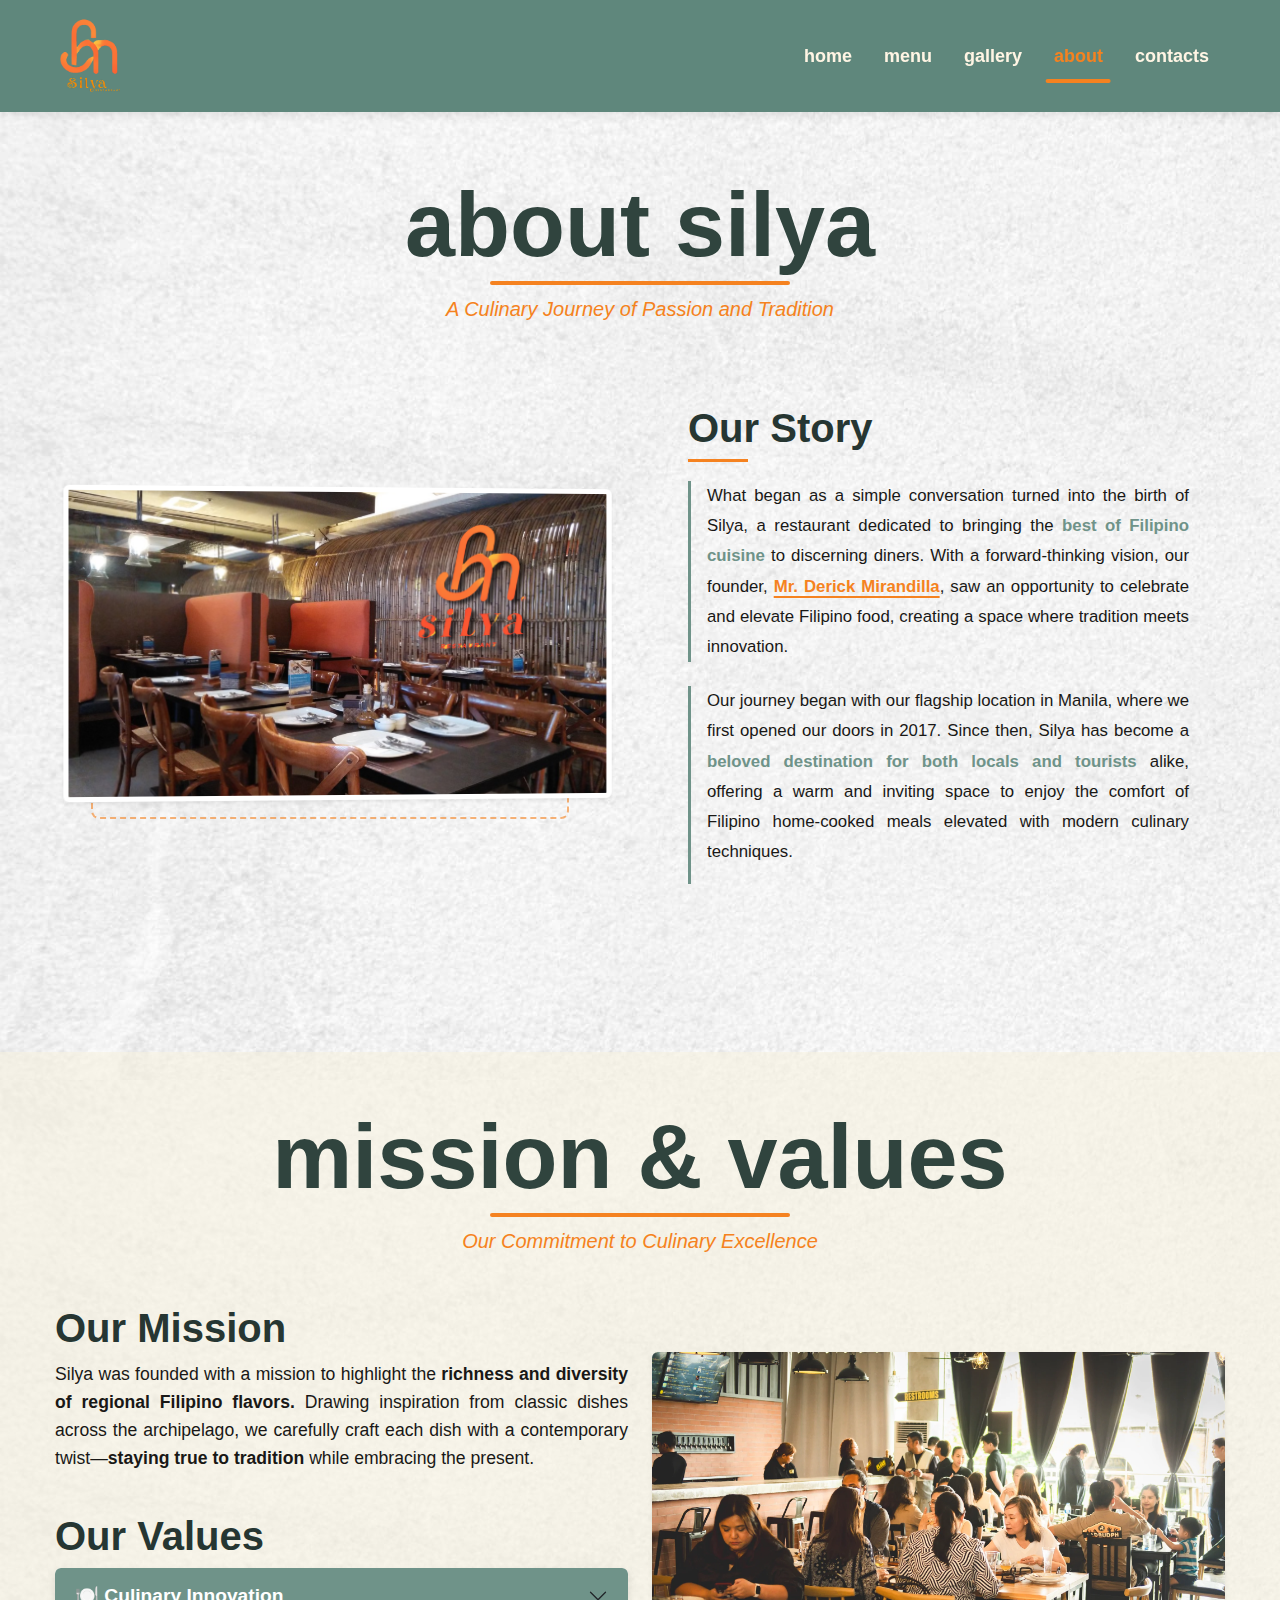
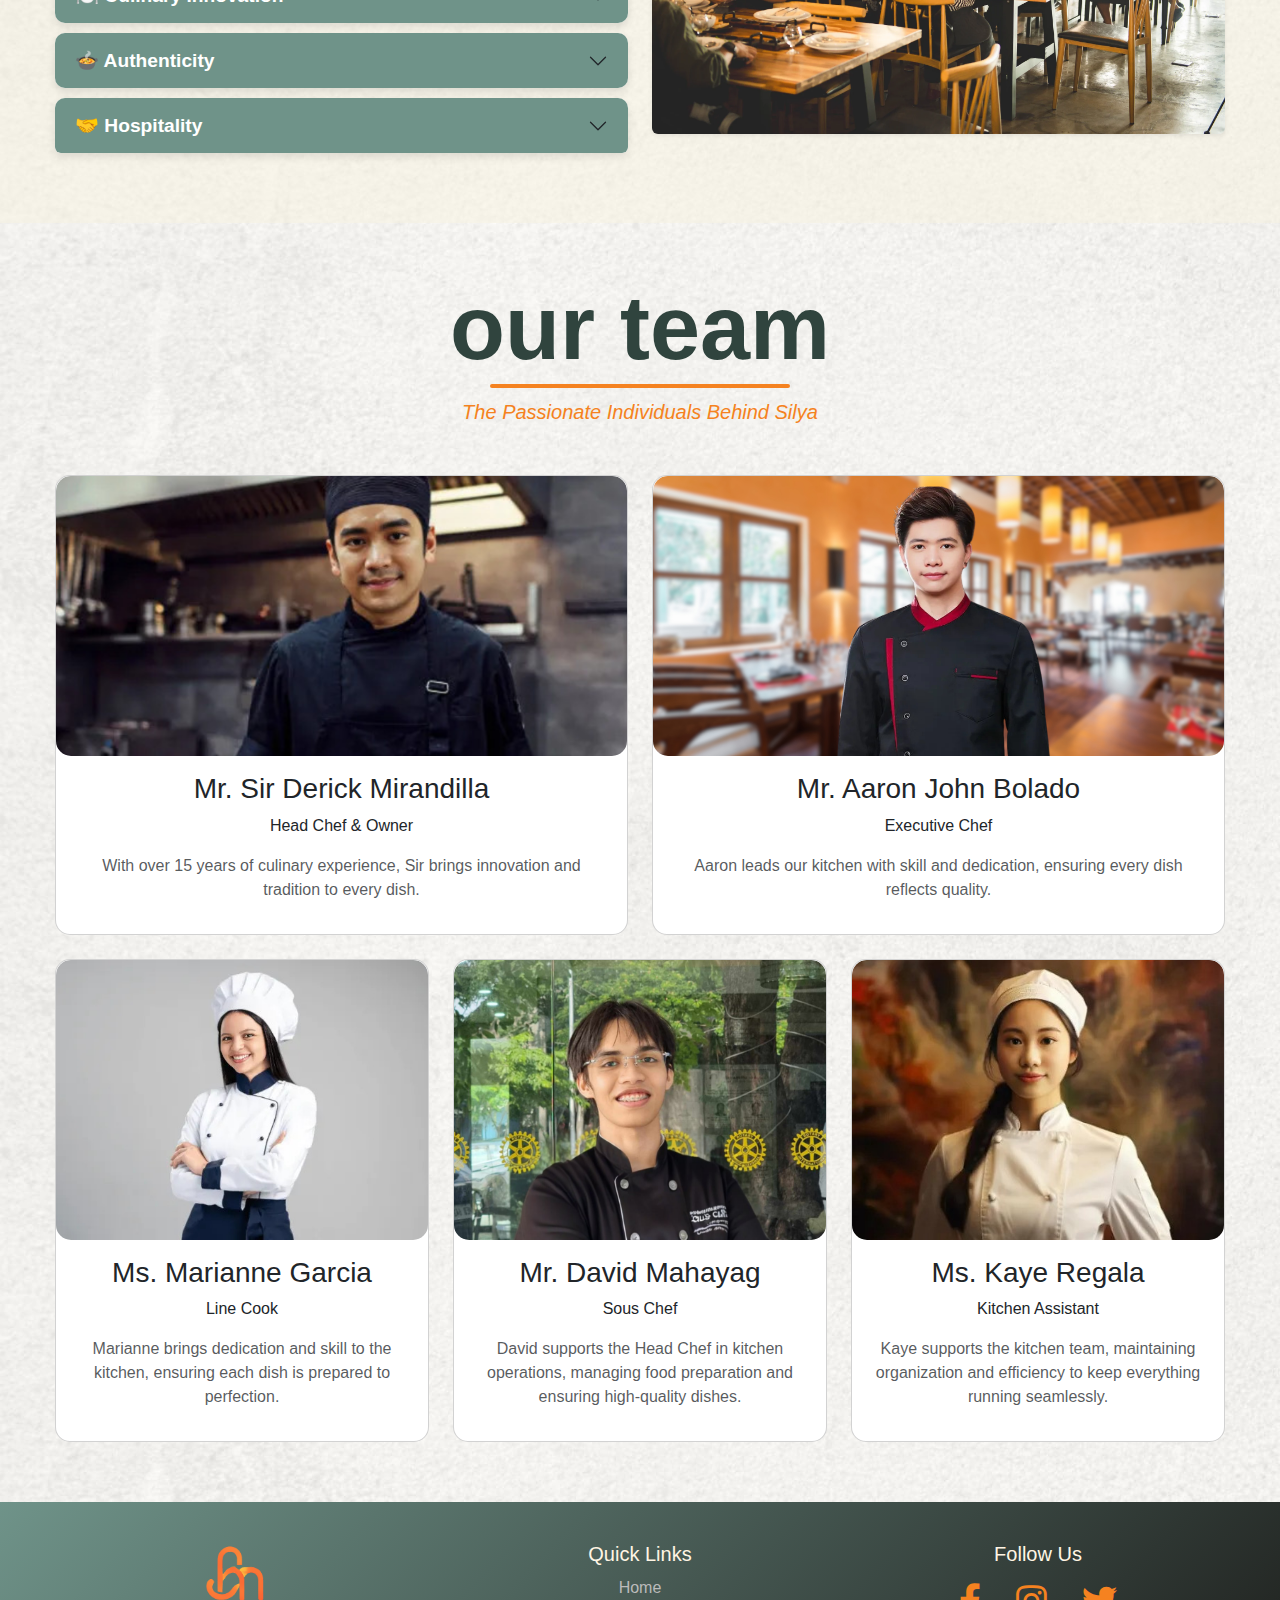
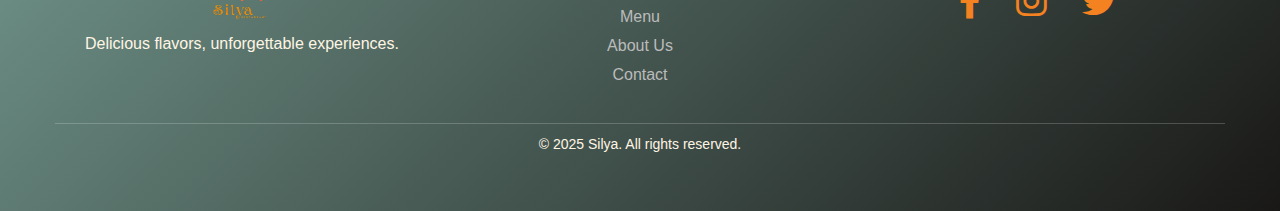
<file: about.html>
<!DOCTYPE html>
<html lang="en">
<head>
  <meta charset="utf-8">
  <meta name="viewport" content="width=device-width, initial-scale=1">
  <title>About Us - Silya</title>
  <link rel="icon" href="./silya_assets/home/silya_logo.png" type="image/png">
  <link href="https://cdn.jsdelivr.net/npm/bootstrap@5.3.0/dist/css/bootstrap.min.css" rel="stylesheet">
  <link rel="stylesheet" href="https://cdnjs.cloudflare.com/ajax/libs/font-awesome/6.0.0/css/all.min.css">
  <link rel="stylesheet" href="style.css"> 
</head>

<style>
   
.menu-accordion {
    padding: 60px 0;
    background-color: hsla(47, 57%, 92%, 0.4);
}


.lead {
    font-size: 1.25rem;
    font-style: italic;
    color: #6f9389;
}

.about-sec h2 {
  font-size: 2.5rem;
  font-weight: 700;
  color: var(--slightdark-color);
}

.about-text {
    font-size: 1.1rem;
    line-height: 1.6;
    color: #191816;
    text-align: justify;
}

.accordion-button {
    background-color: #6f9389;
    color: white;
    font-size: 1.2rem;
    font-weight: bold;
    border: none;
    transition: background-color 0.3s ease;
}

.accordion-button:hover, .accordion-button:focus {
    background-color: #f58220;
    color: white;
}

.accordion-button:not(.collapsed) {
    background-color: #f58220;
    color: white;
    box-shadow: none;
}

.accordion-body {
    background-color: #f6f1de;
    color: #191816;
    font-size: 1rem;
    padding: 15px;
    
}

.accordion-item {
    border: none;
    margin-bottom: 10px;
    border-radius: 10px;
    overflow: hidden;
    box-shadow: 0px 4px 8px rgba(0, 0, 0, 0.1);
}


.mission-image-container img {
    border-radius: 10px;
    object-fit: cover;
    height: auto;
    max-height: 450px;
    box-shadow: 0px 4px 10px rgba(0, 0, 0, 0.2);
}

.mission-image-container {
    perspective: 1000px;
}

.mission-image-container img {
    transition: transform 0.4s ease, box-shadow 0.4s ease;
}

.mission-image-container img:hover {
    transform: perspective(1000px) rotateY(5deg);
    box-shadow: 0 20px 40px rgba(25, 24, 22, 0.3);
}


  
</style>

<body>
  <!-- NAVBAR -->
  <nav class="navbar navbar-expand-lg navbar-dark fixed-top" aria-label="Navigation Bar">
    <div class="container">
      <a class="navbar-brand d-flex align-items-center" href="index.html" aria-label="Silya Home"><img src="silya_assets/home/silya_logo.png" alt="Logo"></a>
      <button class="navbar-toggler" type="button" data-bs-toggle="collapse" data-bs-target="#navbarNav">
        <span class="navbar-toggler-icon"></span>
      </button>
      <div class="collapse navbar-collapse" id="navbarNav">
        <ul class="navbar-nav ms-auto">
          <li class="nav-item"><a class="nav-link" href="index.html">home</a></li>
          <li class="nav-item"><a class="nav-link" href="menu.html">menu</a></li>
          <li class="nav-item"><a class="nav-link" href="gallery.html">gallery</a></li>
          <li class="nav-item"><a class="nav-link active" href="about.html" aria-current="page">about</a></li>
          <li class="nav-item"><a class="nav-link" href="contact.html">contacts</a></li>
        </ul>
      </div>
    </div>
  </nav>

    <!-- About Us Hero Section -->
    <section class="story-section" style="margin-top: 100px;" aria-labelledby="about-section-title">
      <div class="container">
        <div class="text-center mb-5">
          <h1 class="section-title">about silya</h1>
          <div class="col-lg-4 mt-4"></div>
          <p class="lead"><i>A Culinary Journey of Passion and Tradition</i></p>
        </div>
        <div class="row">
          <div class="col-lg-6">
            <img src="silya_assets/home/gallery/ambiance2.png" class="img-fluid rounded shadow-sm mb-4" alt="Silya Restaurant Interior">
          </div>
          <div class="col-lg-6">
            <h2>Our Story</h2>
            <p class="about-text">What began as a simple conversation turned into the birth of Silya, a restaurant dedicated to bringing the <b>best of Filipino cuisine</b> to discerning diners. With a forward-thinking vision, our founder, <b><u>Mr. Derick Mirandilla</u></b>, saw an opportunity to celebrate and elevate Filipino food, creating a space where tradition meets innovation.</p>
            <p class="about-text">Our journey began with our flagship location in Manila, where we first opened our doors in 2017. Since then, Silya has become a <b>beloved destination for both locals and tourists</b> alike, offering a warm and inviting space to enjoy the comfort of Filipino home-cooked meals elevated with modern culinary techniques.</p>
          </div>
        </div>
      </div>
    </section>
  
    <!--Mission and Values-->
    <section class="menu-accordion" style="background-color: hsla(47, 57%, 92%, 0.6);" aria-labelledby="mission-value-section-title">
      <div class="container">
        <div class="text-center mb-5">
          <h1 class="section-title">mission & values</h1>
          <div class="col-lg-4 mt-4"></div>
          <p class="lead"><i>Our Commitment to Culinary Excellence</i></p>
        </div>
        <div class="row">
          <div class="col-lg-6 about-sec">
            <h2>Our Mission</h2>
            <p class="about-text">Silya was founded with a mission to highlight the <b>richness and diversity of regional Filipino flavors.</b> Drawing inspiration from classic dishes across the archipelago, we carefully craft each dish with a contemporary twist—<b>staying true to tradition</b> while embracing the present.</p>
            <br>
            <h2>Our Values</h2>
            <div class="accordion vision-accordion" id="valuesAccordion" aria-label="Silya Restaurant Values">
              <div class="accordion-item">
                <h2 class="accordion-header" id="valueHeadingOne">
                  <button class="accordion-button collapsed" type="button" data-bs-toggle="collapse" data-bs-target="#valueCollapseOne" aria-expanded="false" aria-controls="valueCollapseOne">
                    🍽️ Culinary Innovation
                  </button>
                </h2>
                <div id="valueCollapseOne" class="accordion-collapse collapse" aria-labelledby="valueHeadingOne" data-bs-parent="#valuesAccordion">
                  <div class="accordion-body">While we cherish tradition, we embrace creativity to bring new life to well-loved Filipino dishes.</div>
                </div>
              </div>
              <div class="accordion-item">
                <h2 class="accordion-header" id="valueHeadingTwo">
                  <button class="accordion-button collapsed" type="button" data-bs-toggle="collapse" data-bs-target="#valueCollapseTwo" aria-expanded="false" aria-controls="valueCollapseTwo">
                    🍲 Authenticity
                  </button>
                </h2>
                <div id="valueCollapseTwo" class="accordion-collapse collapse" aria-labelledby="valueHeadingTwo" data-bs-parent="#valuesAccordion">
                  <div class="accordion-body">We stay true to the roots of Filipino cuisine, using high-quality ingredients and traditional cooking techniques.</div>
                </div>
              </div>
              <div class="accordion-item">
                <h2 class="accordion-header" id="valueHeadingThree">
                  <button class="accordion-button collapsed" type="button" data-bs-toggle="collapse" data-bs-target="#valueCollapseThree" aria-expanded="false" aria-controls="valueCollapseThree">
                    🤝 Hospitality
                  </button>
                </h2>
                <div id="valueCollapseThree" class="accordion-collapse collapse" aria-labelledby="valueHeadingThree" data-bs-parent="#valuesAccordion">
                  <div class="accordion-body">More than just serving food, we provide a welcoming experience that reflects the warmth of Filipino culture.</div>
                </div>
              </div>
            </div>
          </div>
          <div class="col-lg-6 mt-4 mt-lg-0">
            <div class="mission-image-container mt-5">
              <img src="silya_assets/home/gallery/events2.png" class="img-fluid rounded shadow-sm w-100" alt="Silya Interior" style="object-fit: cover; height: 200%;">
            </div>
          </div>
        </div>
      </div>
    </section>
  
    <!-- Our Team Section -->
    <section class="gallery-section">
      <div class="container">
        <div class="text-center mb-5">
          <h1 class="section-title">our team</h1>
          <div class="col-lg-4 mt-4"></div>
          <p class="lead"><i>The Passionate Individuals Behind Silya</i></p>
        </div>
        <div class="row g-4">
          <div class="col-md-6">
            <div class="card">
              <img src="silya_assets/about/sir.png" class="card-img-top event-img" alt="Head Chef and Owner">
              <div class="card-body text-center">
                <h3>Mr. Sir Derick Mirandilla</h3>
                <p>Head Chef & Owner</p>
                <p class="text-muted">With over 15 years of culinary experience, Sir brings innovation and tradition to every dish.</p>
              </div>
            </div>
          </div>
          <div class="col-md-6">
            <div class="card">
              <img src="silya_assets/about/aaron.png" class="card-img-top event-img" alt="Executive Chef">
              <div class="card-body text-center">
                <h3>Mr. Aaron John Bolado</h3>
                <p>Executive Chef</p>
                <p class="text-muted">Aaron leads our kitchen with skill and dedication, ensuring every dish reflects quality.</p>
              </div>
            </div>
          </div>
          
          <!-- Staff Members -->
         <div class="col-md-4">
            <div class="card">
              <img src="silya_assets/about/marianne.jpg" class="card-img-top event-img" alt="Line Cook">
              <div class="card-body text-center">
                <h3>Ms. Marianne Garcia</h3>
                <p>Line Cook</p>
                <p class="text-muted">Marianne brings dedication and skill to the kitchen, ensuring each dish is prepared to perfection.</p>
              </div>
            </div>
          </div> 
          <div class="col-md-4">
            <div class="card">
              <img src="silya_assets/about/david.png" class="card-img-top event-img" alt="Sous Chef">
              <div class="card-body text-center">
                <h3>Mr. David Mahayag</h3>
                <p>Sous Chef</p>
                <p class="text-muted">David supports the Head Chef in kitchen operations, managing food preparation and ensuring high-quality dishes.</p>
              </div>
            </div>
          </div>
          <div class="col-md-4">
            <div class="card">
              <img src="silya_assets/about/kaye.jpg" class="card-img-top event-img" alt="Kitchen Assistant">
              <div class="card-body text-center">
                <h3>Ms. Kaye Regala</h3>
                <p>Kitchen Assistant</p>
                <p class="text-muted">Kaye supports the kitchen team, maintaining organization and efficiency to keep everything running seamlessly.</p>
            </div>
          </div>
        </div>
      </div>
    </section>

  <!--FOOTER SECTION-->
  <footer class="footer-section">
    <div class="container">
        <div class="row">

            <div class="col-lg-4 col-md-12 footer-brand">
                <h3><img src="silya_assets/home/silya_logo.png" alt="Logo"></h3>
                <p>Delicious flavors, unforgettable experiences.</p>
            </div>

            <div class="col-lg-4 col-md-8 footer-links">
                <h4>Quick Links</h4>
                <ul>
                    <li><a href="index.html">Home</a></li>
                    <li><a href="menu.html">Menu</a></li>
                    <li><a href="about.html">About Us</a></li>
                    <li><a href="contact.html">Contact</a></li>
                </ul>
            </div>

            <div class="col-lg-4 col-md-6 footer-social">
                <h4>Follow Us</h4>
                <div class="social-icons">
                    <a href="#"><i class="fab fa-facebook-f"></i></a>
                    <a href="#"><i class="fab fa-instagram"></i></a>
                    <a href="#"><i class="fab fa-twitter"></i></a>
                </div>
            </div>
        </div>

        <div class="footer-bottom">
            <p>© 2025 Silya. All rights reserved.</p>
        </div>
    </div>
  </footer>

  <script src="https://cdn.jsdelivr.net/npm/bootstrap@5.3.0/dist/js/bootstrap.bundle.min.js"></script>
</body>
</html>
</file>
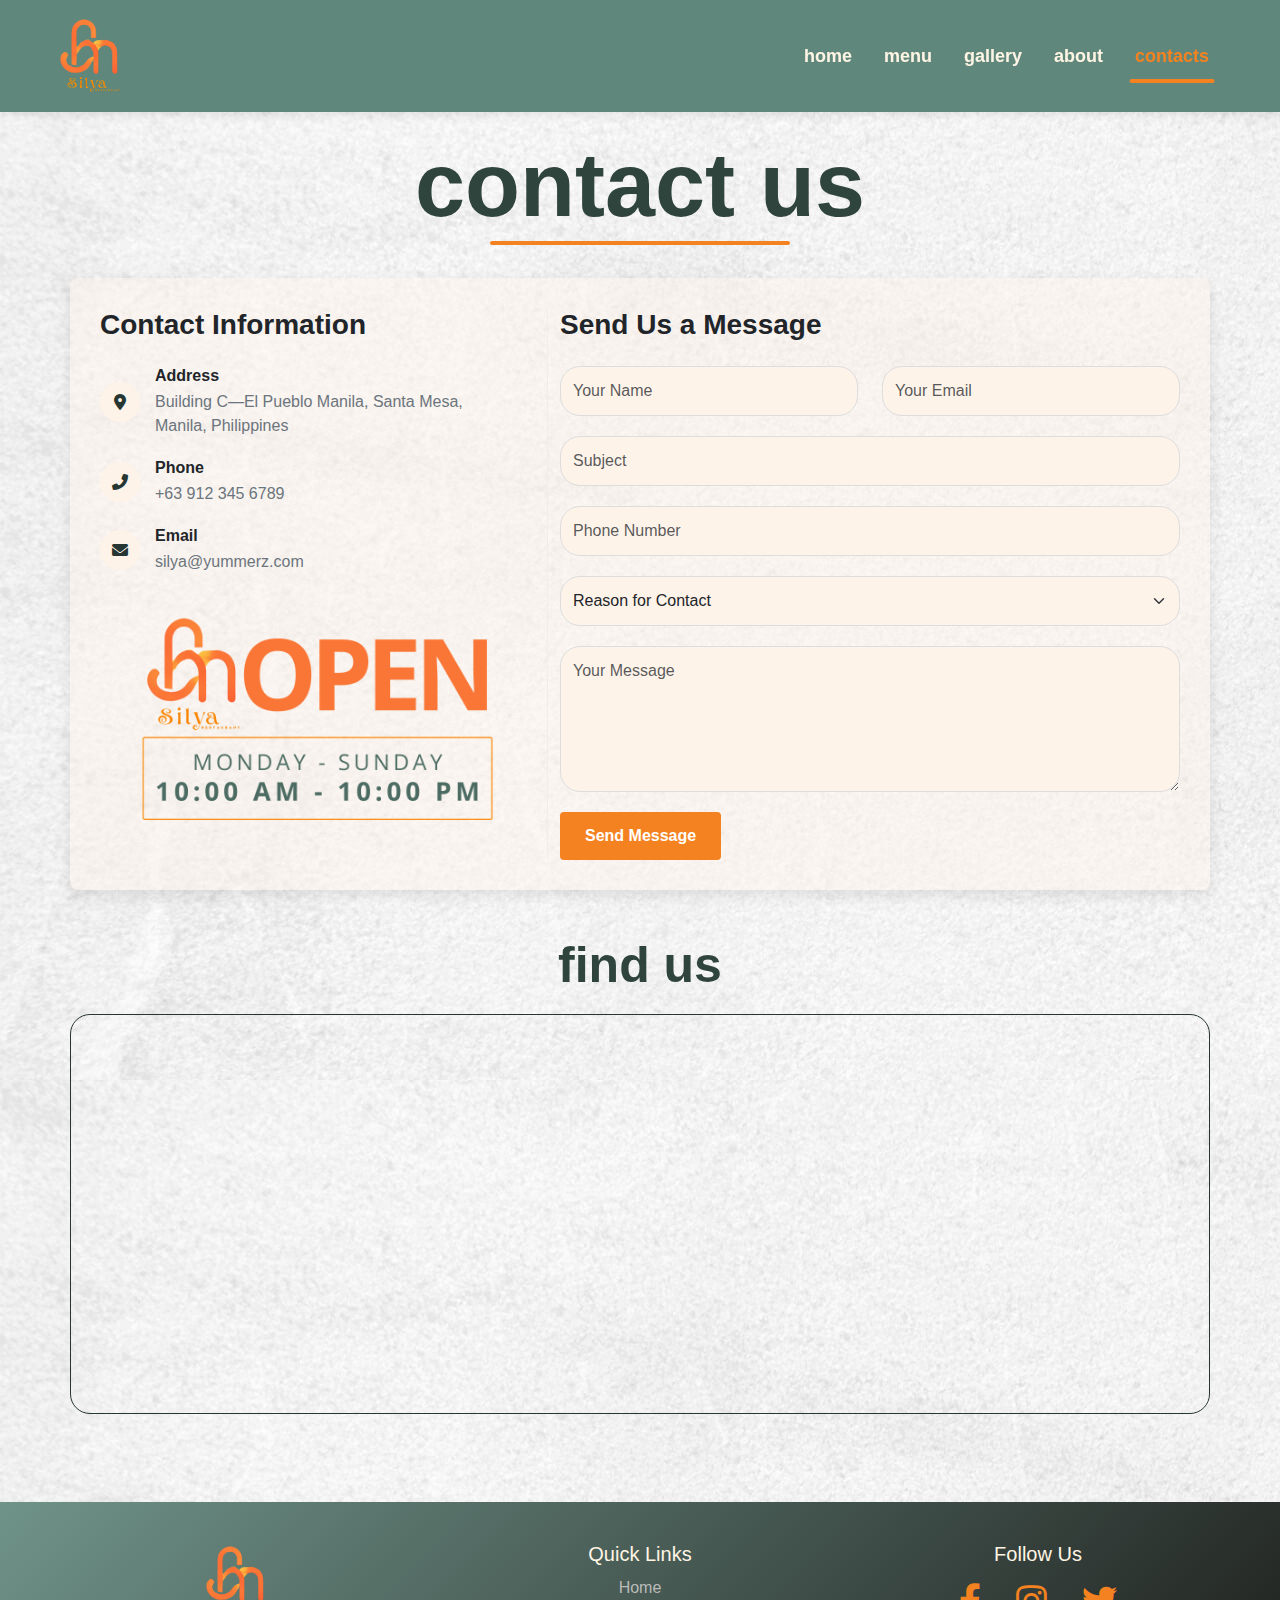
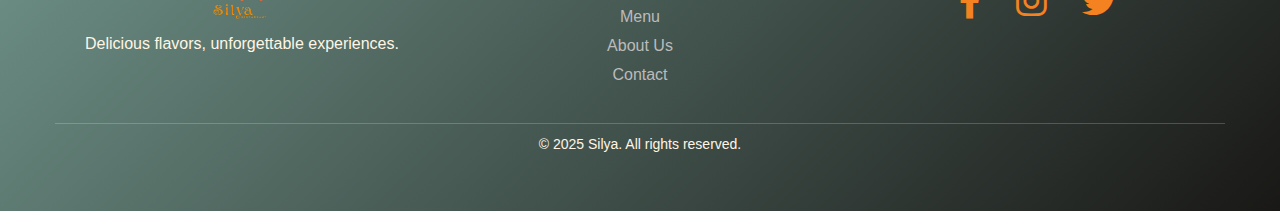
<file: contact.html>
<!doctype html>
<html lang="en">
<head>
  <meta charset="utf-8">
  <meta name="viewport" content="width=device-width, initial-scale=1">
  <title>Contact Us - Silya</title>
  <link rel="icon" href="./silya_assets/home/silya_logo.png" type="image/png">
  <link href="https://cdn.jsdelivr.net/npm/bootstrap@5.3.0/dist/css/bootstrap.min.css" rel="stylesheet">
  <link rel="stylesheet" href="https://cdnjs.cloudflare.com/ajax/libs/font-awesome/6.0.0/css/all.min.css">
  <link rel="stylesheet" href="style.css">
</head>

<style>
  body {
    background-color: transparent;
  }
  
  .contact-us h2 {
    font-weight: 800;
    line-height: 1.0;
    font-size: clamp(20px, 5vw, 50px);
    color: #30443e
  }

  .contact-container {
    background-color: rgba(254, 243, 233, 0.5);
    border-radius: 8px;
    box-shadow: 0 5px 15px rgba(0, 0, 0, 0.1);
    padding: 30px;
    margin-bottom: 50px;
  }
  
  .contact-info {
    border-right: 1px solid #eee;
  }
  
  .contact-info i {
    background-color: #fef3e9;
    width: 40px;
    height: 40px;
    border-radius: 50%;
    display: flex;
    align-items: center;
    justify-content: center;
    margin-right: 15px;
    color: var(--slightdark-color);
  }
  
  .info-item {
    display: flex;
    align-items: center;
    margin-bottom: 20px;
  }
  
  .info-details h5 {
    font-size: 16px;
    margin-bottom: 5px;
    font-weight: 600;
  }
  
  .info-details p {
    margin-bottom: 0;
    color: #6c757d;
  }
  
  
  .contact-form .form-control {
    padding: 12px;
    margin-bottom: 20px;
    border: 1px solid #ddd;
    border-radius: 20px;
    background-color: #fef3e9;
  }
  
  .contact-form .form-control:focus {
    box-shadow: none;
    border-color: var(--primary-color);
    background-color: #dfebe2;
  }
  
  .btn-submit {
    background-color: var(--secondary-color);
    color: white;
    padding: 12px 25px;
    border: none;
    border-radius: 4px;
    font-weight: 600;
    transition: all 0.3s;
  }
  
  .btn-submit:hover {
    background-color: white;
    border: solid 1px;
  }
  
  .map-container {
    height: 400px;
    width: 100%;
    border-radius: 20px;
    border: 1px solid var(--slightdark-color);
    overflow: hidden;
  }
  

  @media (max-width: 767.98px) {
    .contact-info {
      border-right: none;
      border-bottom: 1px solid #eee;
      padding-bottom: 30px;
      margin-bottom: 30px;
    }
  }
</style>

<body>
  <nav class="navbar navbar-expand-lg navbar-dark fixed-top">
    <div class="container">
      <a class="navbar-brand d-flex align-items-center" href="index.html">
        <img src="./silya_assets/home/silya_logo.png" alt="Logo">
      </a>
      <button class="navbar-toggler" type="button" data-bs-toggle="collapse" data-bs-target="#navbarNav">
        <span class="navbar-toggler-icon"></span>
      </button>
      <div class="collapse navbar-collapse" id="navbarNav">
        <ul class="navbar-nav ms-auto">
          <li class="nav-item"><a class="nav-link" href="index.html">home</a></li>
          <li class="nav-item"><a class="nav-link" href="menu.html">menu</a></li>
          <li class="nav-item"><a class="nav-link" href="gallery.html">gallery</a></li>
          <li class="nav-item"><a class="nav-link" href="about.html">about</a></li>
          <li class="nav-item"><a class="nav-link active" href="contact.html">contacts</a></li>
        </ul>
      </div>
    </div>
  </nav>

<section id="contact-us" class="contact-us" style="padding: 40px 0; margin-top: 100px; width: 100%; max-width: 100vw;">
  <div class="container">
    <div class="text-center mb-5">
      <h1 class="section-title">contact us</h1>
      <div class="col-lg-4 mt-4"></div>
    </div>

<div class="container">
  <div class="contact-container">
    <div class="row">
      <!-- Contact Information -->
      <div class="col-md-5 contact-info">
        <h3 class="mb-4"><strong>Contact Information</strong></h3>
        
        <div class="info-item">
          <i class="fas fa-map-marker-alt"></i>
          <div class="info-details">
            <h5>Address</h5>
            <p>Building C—El Pueblo Manila, Santa Mesa,<br> Manila, Philippines</p>
          </div>
        </div>
        
        <div class="info-item">
          <i class="fas fa-phone-alt"></i>
          <div class="info-details">
            <h5>Phone</h5>
            <p>+63 912 345 6789</p>
          </div>
        </div>
        
        <div class="info-item">
          <i class="fas fa-envelope"></i>
          <div class="info-details">
            <h5>Email</h5>
            <p>silya@yummerz.com</p>
          </div>
        </div>
        
        <img src="./silya_assets/sched.png" alt="Logo" class="img-fluid model-image">
      </div>
      
      <!-- Contact Form -->
      <div class="col-md-7 contact-form">
        <h3 class="mb-4"><strong>Send Us a Message</strong></h3>
        <form>
          <div class="row">
            <div class="col-md-6">
              <input type="text" class="form-control" placeholder="Your Name" required>
            </div>
            <div class="col-md-6">
              <input type="email" class="form-control" placeholder="Your Email" required>
            </div>
          </div>
          
          <input type="text" class="form-control" placeholder="Subject">
          <input type="tel" class="form-control" placeholder="Phone Number">
          
          <select class="form-control form-select">
            <option selected disabled>Reason for Contact</option>
            <option>General Inquiry</option>
            <option>Reservation</option>
            <option>Feedback</option>
            <option>Private Event</option>
          </select>
          
          <textarea class="form-control" rows="5" placeholder="Your Message" required></textarea>
          
          <button type="submit" class="btn btn-submit">Send Message</button>
        </form>
      </div>
    </div>
  </div>
</div>

<!-- Map Section -->
<div class="container mb-5">
  <h2 class="text-center mb-4"><strong>find us</strong></h2>
  <div class="map-container">
    <iframe src="https://www.google.com/maps/embed?pb=!1m18!1m12!1m3!1d3861.0565454052335!2d121.00973941119469!3d14.595853785831054!2m3!1f0!2f0!3f0!3m2!1i1024!2i768!4f13.1!3m3!1m2!1s0x3397c9dd35d9a453%3A0x39c847e44e9de0ec!2sEl%20Pueblo%20Manila%20Condominium!5e0!3m2!1sen!2sph!4v1742968720159!5m2!1sen!2sph" width="100%" height="100%" style="border:0;" allowfullscreen="" loading="lazy"></iframe>
  </div>
</div>
</section>

<footer class="footer-section">
  <div class="container">
      <div class="row">

          <div class="col-lg-4 col-md-12 footer-brand">
              <h3><img src="silya_assets/home/silya_logo.png" alt="Logo"></h3>
              <p>Delicious flavors, unforgettable experiences.</p>
          </div>

          <div class="col-lg-4 col-md-8 footer-links">
              <h4>Quick Links</h4>
              <ul>
                  <li><a href="index.html">Home</a></li>
                  <li><a href="menu.html">Menu</a></li>
                  <li><a href="about.html">About Us</a></li>
                  <li><a href="contact.html">Contact</a></li>
              </ul>
          </div>

          <div class="col-lg-4 col-md-6 footer-social">
              <h4>Follow Us</h4>
              <div class="social-icons">
                  <a href="#"><i class="fab fa-facebook-f"></i></a>
                  <a href="#"><i class="fab fa-instagram"></i></a>
                  <a href="#"><i class="fab fa-twitter"></i></a>
              </div>
          </div>
      </div>

      <div class="footer-bottom">
          <p>© 2025 Silya. All rights reserved.</p>
      </div>
  </div>
</footer>

<script src="https://cdn.jsdelivr.net/npm/bootstrap@5.3.0/dist/js/bootstrap.bundle.min.js"></script>
</body>
</html>
</file>
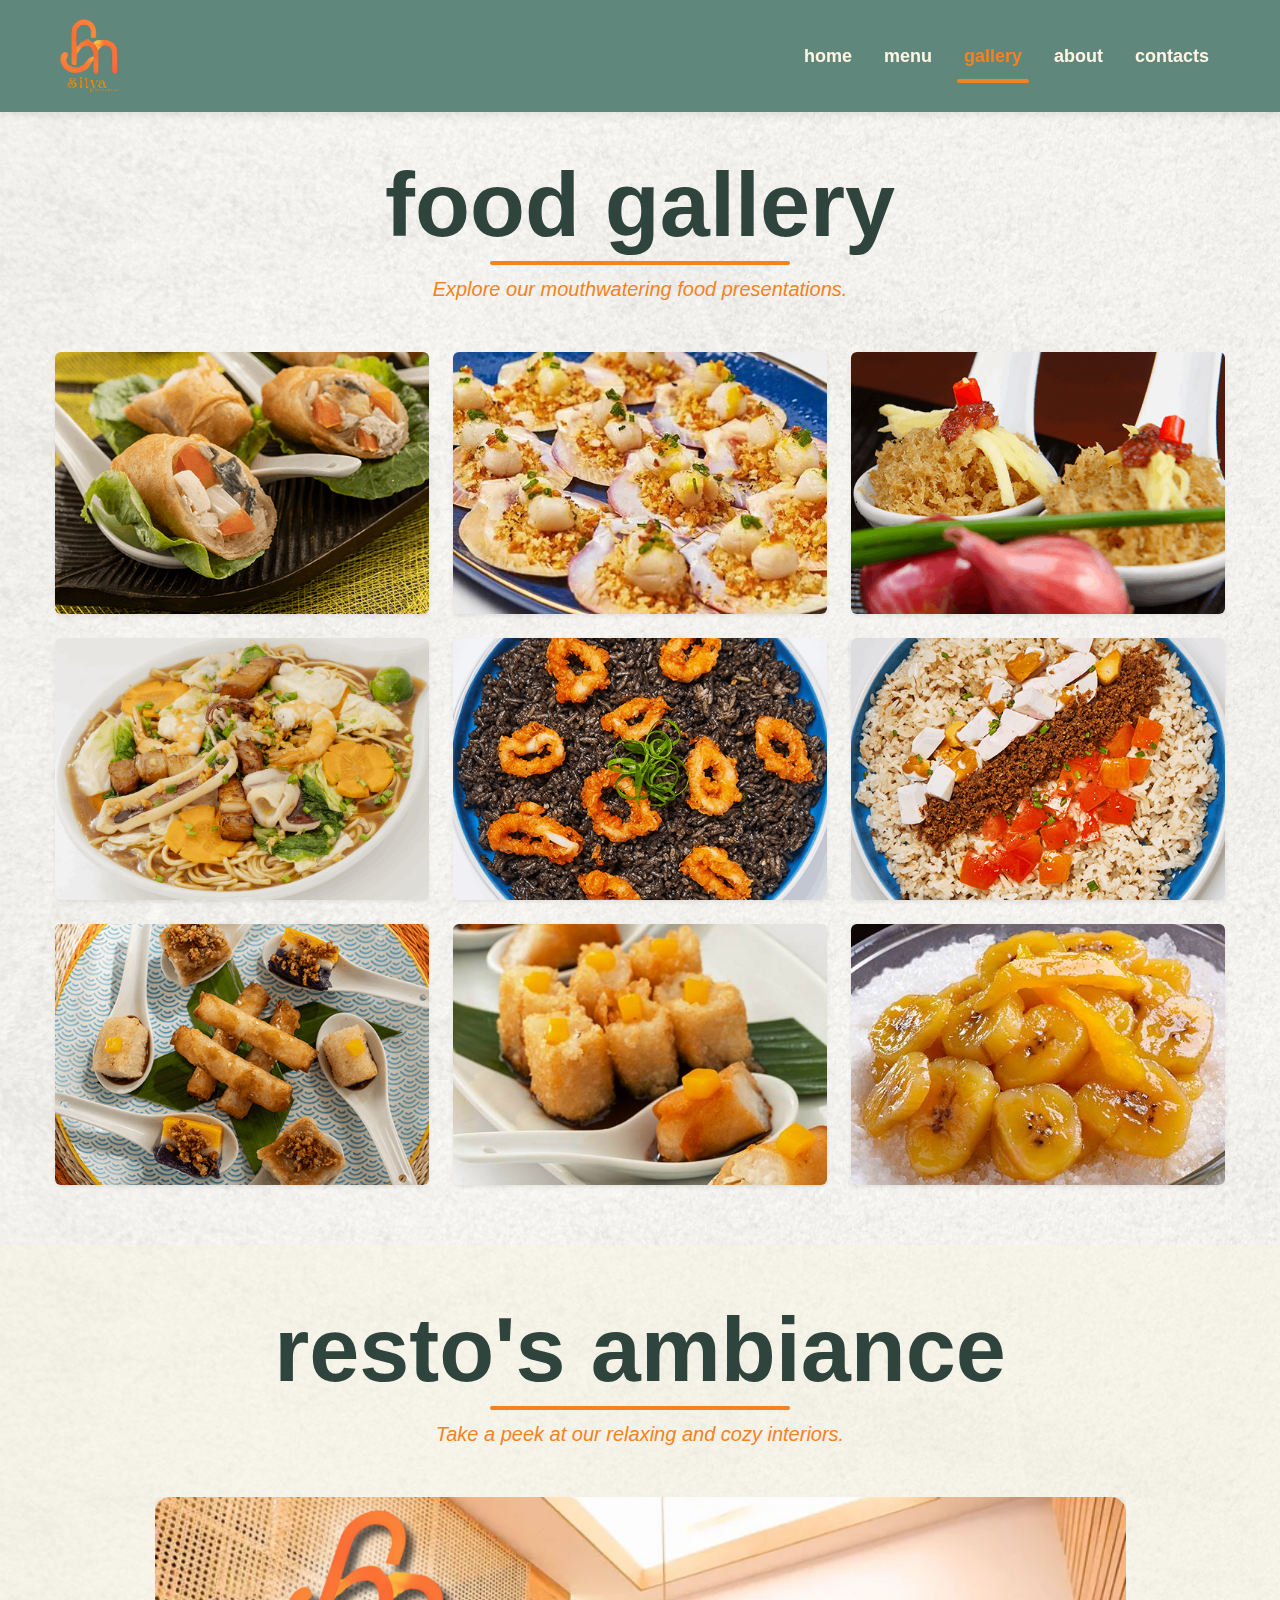
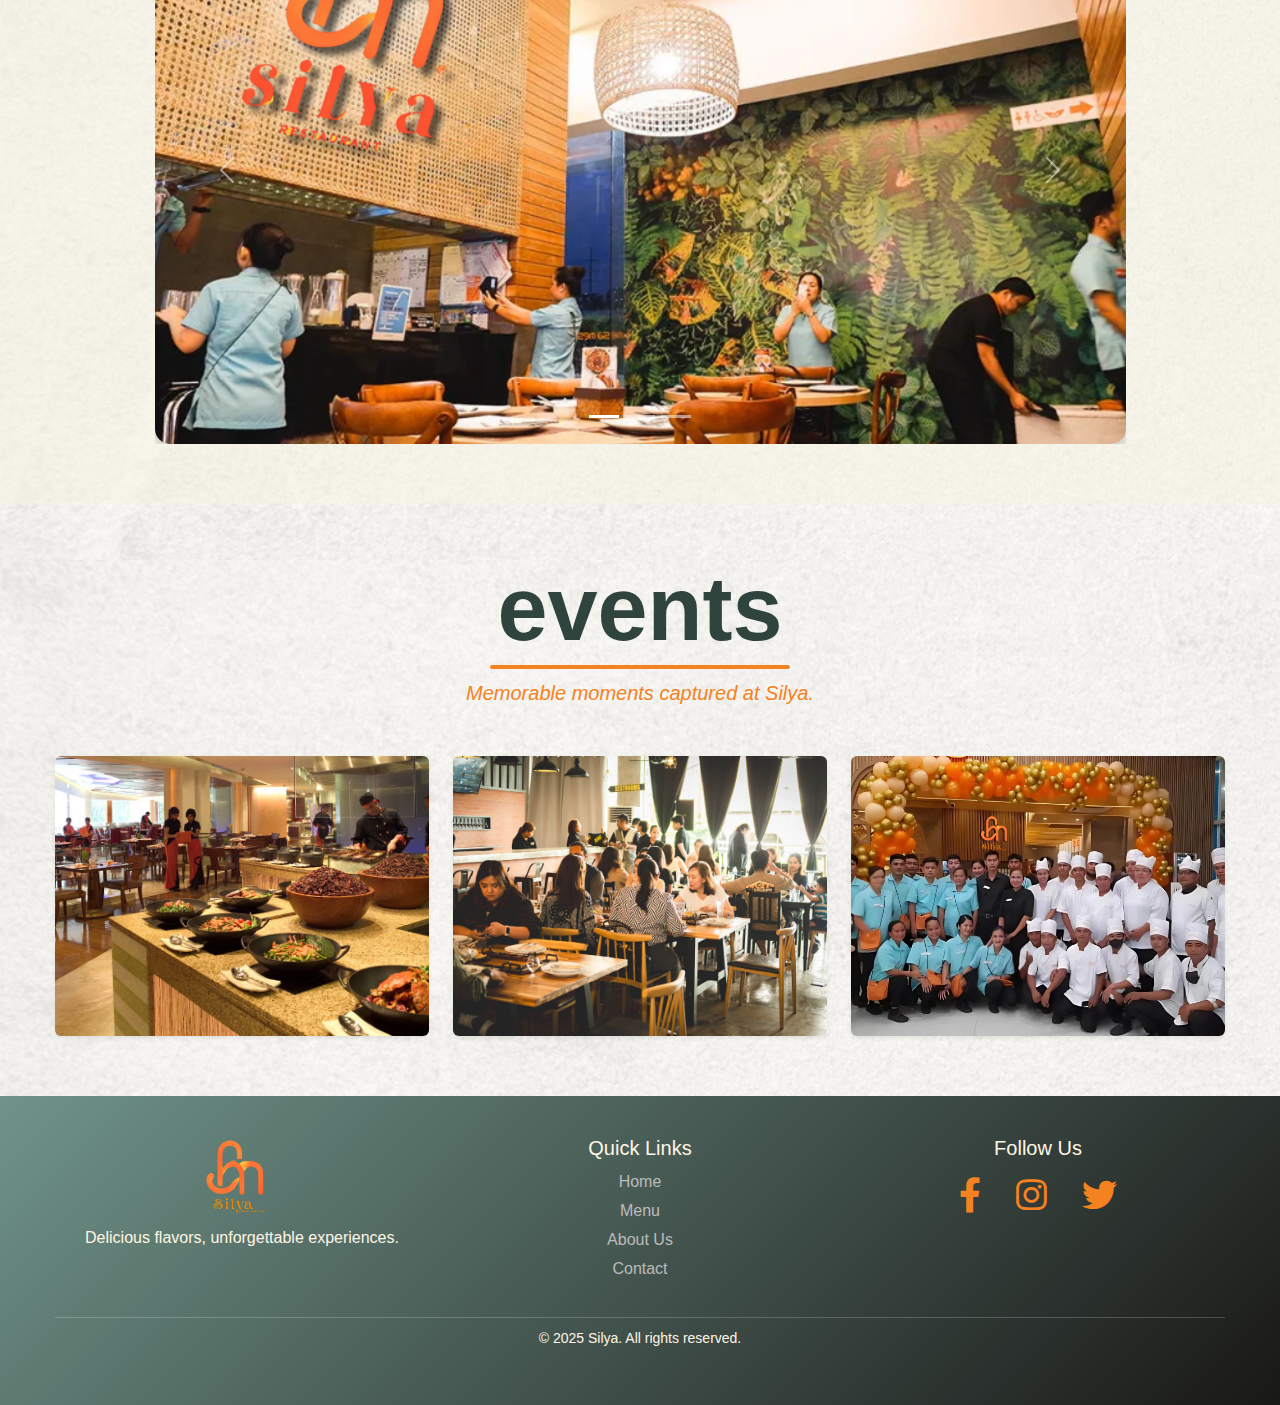
<file: gallery.html>
<!doctype html>
<html lang="en">
<head>
  <meta charset="utf-8">
  <meta name="viewport" content="width=device-width, initial-scale=1">
  <title>Gallery - Silya</title>
  <link rel="icon" href="./silya_assets/home/silya_logo.png" type="image/png">
  <link href="https://cdn.jsdelivr.net/npm/bootstrap@5.3.0/dist/css/bootstrap.min.css" rel="stylesheet">
  <link rel="stylesheet" href="https://cdnjs.cloudflare.com/ajax/libs/font-awesome/6.0.0/css/all.min.css">
  <link rel="stylesheet" href="style.css"> 
</head>

<body>
  <!-- NAVBAR -->
  <nav class="navbar navbar-expand-lg navbar-dark fixed-top">
    <div class="container">
      <a class="navbar-brand d-flex align-items-center" href="index.html"><img src="./silya_assets/home/silya_logo.png" alt="Logo"></a>
      <button class="navbar-toggler" type="button" data-bs-toggle="collapse" data-bs-target="#navbarNav">
        <span class="navbar-toggler-icon"></span>
      </button>
      <div class="collapse navbar-collapse" id="navbarNav">
        <ul class="navbar-nav ms-auto">
          <li class="nav-item"><a class="nav-link" href="index.html">home</a></li>
          <li class="nav-item"><a class="nav-link" href="menu.html">menu</a></li>
          <li class="nav-item"><a class="nav-link active" href="gallery.html">gallery</a></li>
          <li class="nav-item"><a class="nav-link" href="about.html">about</a></li>
          <li class="nav-item"><a class="nav-link" href="contact.html">contacts</a></li>
        </ul>
      </div>
    </div>
  </nav>

  <!-- Food Gallery Section -->
<section class="gallery-section" style="margin-top: 100px;">
  <div class="container">
    <div class="text-center mb-5">
      <h1 class="section-title">food gallery</h1>
      <div class="col-lg-4 mt-4"></div>
      <p class="lead"><i>Explore our mouthwatering food presentations.</i></p>
    </div>
    <div class="row g-4">

      <div class="food-img col-md-4">
        <img src="silya_assets/home/gallery/food1.png" class="img-fluid rounded shadow-sm" alt="Food 1">
      </div>

      <div class="food-img col-md-4">
        <img src="silya_assets/home/gallery/food2.png" class="img-fluid rounded shadow-sm" alt="Food 2">
      </div>

      <div class="food-img col-md-4">
        <img src="silya_assets/home/gallery/food3.png" class="img-fluid rounded shadow-sm" alt="Food 3">
      </div>

      <div class="food-img col-md-4">
        <img src="silya_assets/home/gallery/food4.png" class="img-fluid rounded shadow-sm" alt="Food 4">
      </div>

      <div class="food-img col-md-4">
        <img src="silya_assets/home/gallery/food5.png" class="img-fluid rounded shadow-sm" alt="Food 5">
      </div>

      <div class="food-img col-md-4">
        <img src="silya_assets/home/gallery/food6.png" class="img-fluid rounded shadow-sm" alt="Food 6">
      </div>

      <div class="food-img col-md-4">
        <img src="silya_assets/home/gallery/food7.png" class="img-fluid rounded shadow-sm" alt="Food 7">
      </div>

      <div class="food-img col-md-4">
        <img src="silya_assets/home/gallery/food8.png" class="img-fluid rounded shadow-sm" alt="Food 8">
      </div>

      <div class="food-img col-md-4">
        <img src="silya_assets/home/gallery/food9.png" class="img-fluid rounded shadow-sm" alt="Food 9">
      </div>

    </div>
  </div>
</section>

<!-- Ambiance Carousel Section -->
<section class="gallery-section" style="background-color: hsla(47, 57%, 92%, 0.6);">
  <div class="container">
    <div class="text-center mb-5">
      <h1 class="section-title">resto's ambiance</h1>
      <div class="col-lg-4 mt-4 "></div>
      <p class="lead"><i>Take a peek at our relaxing and cozy interiors.</i></p>
    </div>
    <div class="row justify-content-center">
      <div class="col-lg-10">
        <div id="ambianceCarousel" class="carousel slide" data-bs-ride="carousel">
          <!-- Indicators -->
          <div class="carousel-indicators">
            <button type="button" data-bs-target="#ambianceCarousel" data-bs-slide-to="0" class="active" aria-current="true" aria-label="Slide 1"></button>
            <button type="button" data-bs-target="#ambianceCarousel" data-bs-slide-to="1" aria-label="Slide 2"></button>
            <button type="button" data-bs-target="#ambianceCarousel" data-bs-slide-to="2" aria-label="Slide 3"></button>
          </div>

          <!-- Carousel Items -->
          <div class="carousel-inner">
            <div class="carousel-item active">
              <img src="silya_assets/home/gallery/ambiance1.png" class="d-block w-100 ambiance-carousel-image" alt="Ambiance 1">
            </div>
            <div class="carousel-item">
              <img src="silya_assets/home/gallery/ambiance2.png" class="d-block w-100 ambiance-carousel-image" alt="Ambiance 2">
            </div>
            <div class="carousel-item">
              <img src="silya_assets/home/gallery/ambiance3.png" class="d-block w-100 ambiance-carousel-image" alt="Ambiance 3">
            </div>
          </div>

          <!-- Controls -->
          <button class="carousel-control-prev" type="button" data-bs-target="#ambianceCarousel" data-bs-slide="prev">
            <span class="carousel-control-prev-icon" aria-hidden="true"></span>
            <span class="visually-hidden">Previous</span>
          </button>
          <button class="carousel-control-next" type="button" data-bs-target="#ambianceCarousel" data-bs-slide="next">
            <span class="carousel-control-next-icon" aria-hidden="true"></span>
            <span class="visually-hidden">Next</span>
          </button>
        </div>
      </div>
    </div>
  </div>
</section>

<!-- Event Gallery Section -->
<section class="gallery-section">
  <div class="container">
    <div class="text-center mb-5">
      <h1 class="section-title">events</h1>
      <div class="col-lg-4 mt-4"></div>
      <p class="lead"><i>Memorable moments captured at Silya.</i></p>
    </div>

    <div class="row g-4">
      <div class="col-md-4">
        <img src="silya_assets/home/gallery/events1.png" class="img-fluid rounded shadow-sm event-img" alt="Event 1">
      </div>

      <div class="col-md-4">
        <img src="silya_assets/home/gallery/events2.png" class="img-fluid rounded shadow-sm event-img" alt="Event 2">
      </div>


      <div class="col-md-4">
        <img src="silya_assets/home/gallery/events3.png" class="img-fluid rounded shadow-sm event-img" alt="Event 3">
      </div>
      
    </div>
  </div>
</section>


<!--FOOTER SECTION-->
<footer class="footer-section">
  <div class="container">
      <div class="row">

          <div class="col-lg-4 col-md-12 footer-brand">
              <h3><img src="./silya_assets/home/silya_logo.png" alt="Logo"></h3>
              <p>Delicious flavors, unforgettable experiences.</p>
          </div>

          <div class="col-lg-4 col-md-8 footer-links">
              <h4>Quick Links</h4>
              <ul>
                <li><a href="index.html">Home</a></li>
                <li><a href="menu.html">Menu</a></li>
                <li><a href="about.html">About Us</a></li>
                <li><a href="contact.html">Contact</a></li>
            </ul>
          </div>

          <div class="col-lg-4 col-md-6 footer-social">
              <h4>Follow Us</h4>
              <div class="social-icons">
                  <a href="#"><i class="fab fa-facebook-f"></i></a>
                  <a href="#"><i class="fab fa-instagram"></i></a>
                  <a href="#"><i class="fab fa-twitter"></i></a>
              </div>
          </div>
      </div>

      <div class="footer-bottom">
          <p>© 2025 Silya. All rights reserved.</p>
      </div>
  </div>
</footer>

  <script src="https://cdn.jsdelivr.net/npm/bootstrap@5.3.0/dist/js/bootstrap.bundle.min.js"></script>
</body>
</html>
</file>
<file: style.css>
:root {
    --primary-color: #6f9389;
    --secondary-color: #f58220;
    --accent-color: #f6f1de;
    --light-color: #FFF5E4;
    --dark-color: #191816;
    --slightdark-color: #263632;
}

body{
    font-family: "Open Sans", sans-serif;
    font-optical-sizing: auto;
    font-weight: 400;
    font-style: normal;
    font-variation-settings:
    "wdth" 100;
    background-image: url('./silya_assets/home/bg-image.jpg');
}

section {
    padding: 60px 0;
    scroll-margin-top: 76px;
}

.section-title {
    position: relative;
    font-weight: 800;
    line-height: 1.0;
    font-size: clamp(50px, 10vw, 90px);
    color: #30443e
}

.section-title::after {
    content: '';
    position: absolute;
    left: 50%;
    bottom: -15px;
    transform: translateX(-50%);
    width: 300px;
    height: 4px;
    background: var(--secondary-color);
    border-radius: 2px;
}

.navbar-dark {
    font-family: "Open Sans", sans-serif;
    font-optical-sizing: auto;
    font-weight: 800;
    font-style: normal;
    font-size: large;
    background: rgb(95, 135, 124);
    padding: 10px 0;
    box-shadow: 0 2px 10px rgba(0,0,0,0.1);
}
.navbar-brand img {
    width: 72px;
    height: 82px;
    margin-right: 10px;
}
.nav-link {
    font-family: "Open Sans", sans-serif;
    font-optical-sizing: auto;
    font-weight: 800;
    padding: 8px 16px !important;
    transition: all 0.3s;
    color: var(--light-color) !important;
}

.nav-link:hover {
    color: var(--secondary-color) !important;
}

.nav-link.active {
    color: var(--secondary-color) !important;
    position: relative; 
}


.nav-link.active::after {
    content: '';
    position: absolute;
    left: 50%;
    bottom: -5px; 
    transform: translateX(-50%);
    width: 80%; 
    max-width: 150px; 
    height: 4px;
    background: var(--secondary-color);
    border-radius: 2px;
}

.footer-section {
    background: linear-gradient(135deg, var(--primary-color) 0%, var(--secondary-color) 100%);
    color: #fff;
    padding: 20px 0;
}

.footer-text {
    margin: 0;
    font-size: 16px;
}

.social-icons {
    margin-top: 10px;
}

.social-icons a {
    color: var(--light-color);
    font-size: 20px;
    margin: 0 10px;
    transition: color 0.3s ease;
}

.social-icons a:hover {
    color: #c9dece;
}



.custom-divider hr {
    border: none; 
    border-top: 7px solid var(--secondary-color) !important; 
    width: 100%; 
    opacity: 1; 
}

.custom-divider span {
    color: var(--slightdark-color) !important;
    font-weight: bold;
    font-size: 2rem;
}

.menu-section {
    margin-top: -150px;
    position: relative;
}

.menu-section h5, i{
    color: var(--secondary-color);
}

.collapse .food-name {
    color: var(--secondary-color);

}

.menu-section .category{
    transition: transform 0.3s ease;
}

.menu-section .category:hover{
    transform: scale(1.01);
}

.menu-section .close-collapse {
    background-color: var(--primary-color);
    transition: all 0.3s;   
}

.menu-section .close-collapse h5, 
.menu-section .close-collapse i {
    color: var(--light-color);
}

.menu-section .close-collapse:hover {
    background-color: var(--light-color);
}

.menu-section .close-collapse:hover h5, 
.menu-section .close-collapse:hover i {
    color: var(--primary-color);
}

.drink {
    transition: transform 0.3s ease;
}

.drink:hover {
    transform: scale(1.01);
}


/*GALLERY SECTION*/

/*FOOD GALLERY SECTION*/

.gallery-section {
    background-color: hsla(47, 57%, 92%, 0.2);
    padding: 60px 0;
    scroll-margin-top: 76px;
  }
  
  .gallery-section .section-title::after {
    content: '';
    position: absolute;
    left: 50%;
    bottom: -15px;
    transform: translateX(-50%);
    width: 300px;
    height: 4px;
    background: var(--secondary-color);
    border-radius: 2px;
    
  }
  
  .gallery-section .card {
    border-radius: 15px;
    overflow: hidden;
    transition: transform 0.3s ease, box-shadow 0.3s ease;
  }
  
  .gallery-section .card:hover {
    transform: translateY(-5px);
    box-shadow: 0 10px 25px rgba(0, 0, 0, 0.1);
  }

  .food-img:hover {
    transform: scale(1.01);
  }
  /*AMBIANCE SECTION*/
  .ambiance-carousel-image {
    width: 100%;
    max-width: 1000px;
    height: auto;
    object-fit: cover;
    border-radius: 15px;
    box-shadow: 0 4px 12px rgba(0, 0, 0, 0.2);
    margin: 0 auto;
    transition: transform 0.3s ease;
  }
  
  .ambiance-carousel-image:hover {
    transform: scale(1.01);
  }
  

  

  /*EVENTS SECTION*/ 
  .event-img {
    width: 100%;
    height: 280px; /* or 300px if you want taller */
    object-fit: cover;
    border-radius: 15px;
    transition: transform 0.3s ease;
  }
  
  .event-img:hover {
    transform: scale(1.01);
  }


  /* ABOUT SECTION */


/* Story Section Styling */
.story-section {
  position: relative;
  padding: 5rem 0;
  border-radius: 12px;
  overflow: hidden;
  margin: 2rem 0;
}

.story-section::before {
  content: "";
  position: absolute;
  top: 0;
  left: 0;
  width: 100%;
  height: 100%;
  z-index: 0;
}

.story-section .row {
  position: relative;
  z-index: 1;
  align-items: center;
}

/* Image Styling */
.story-section .col-lg-6:first-child {
  position: relative;
  padding: 1.5rem;
}

.story-section img {
  border-radius: 8px;
  transition: all 0.5s ease;
  transform: perspective(1000px) rotateY(3deg);
  box-shadow: 0 15px 30px rgba(25, 24, 22, 0.1);
  border: 5px solid white;
  max-height: 450px;
  object-fit: cover;
  width: 100%;
}

.story-section img:hover {
  transform: perspective(1000px) rotateY(0deg);
  box-shadow: 0 20px 40px rgba(25, 24, 22, 0.15);
}

.story-section .col-lg-6:first-child::after {
  content: "";
  position: absolute;
  width: 80%;
  height: 80%;
  top: 3rem;
  left: 3rem;
  border: 2px dashed var(--secondary-color);
  border-radius: 8px;
  z-index: -1;
  opacity: 0.6;
}

/* Text Content Styling */
.story-section .col-lg-6:last-child {
  padding: 2rem 3rem;
}

.story-section h2 {
  font-size: 2.5rem;
  font-weight: 700;
  color: var(--slightdark-color);
  margin-bottom: 1.8rem;
  position: relative;
  display: inline-block;
}

.story-section h2::after {
  content: "";
  position: absolute;
  left: 0;
  bottom: -10px;
  width: 60px;
  height: 3px;
  background: var(--secondary-color);
  transition: width 0.3s ease;
}

.story-section h2:hover::after {
  width: 100%;
}

.story-section .about-text {
  font-family: 'Open Sans', sans-serif;
  font-size: 1.05rem;
  line-height: 1.8;
  color: var(--dark-color);
  margin-bottom: 1.5rem;
  position: relative;
  padding-left: 1rem;
  border-left: 3px solid var(--primary-color);
  text-align: justify;
}

.story-section .about-text:last-child {
  padding-bottom: 1rem;
}


.story-section b {
  color: var(--primary-color);
  font-weight: 600;
}

.story-section b u {
  color: var(--secondary-color);
  text-decoration-color: var(--secondary-color);
  text-decoration-thickness: 2px;
  text-underline-offset: 4px;
}


@keyframes fadeInUp {
  from {
    opacity: 0;
    transform: translateY(20px);
  }
  to {
    opacity: 1;
    transform: translateY(0);
  }
}

.story-section .col-lg-6 {
  animation: fadeInUp 0.8s ease-out forwards;
}

.story-section .col-lg-6:first-child {
  animation-delay: 0.2s;
}

.story-section .col-lg-6:last-child {
  animation-delay: 0.5s;
}


.container {
  max-width: 1200px;
  padding: 0 15px;
  margin: 0 auto;
}
 
  /*FOOTER SECTION*/

  .footer-section {
    background: linear-gradient(135deg, var(--primary-color) 0%, var(--dark-color) 100%);
    color: var(--light-color);
    padding: 40px 0;
    text-align: center;
}

.footer-brand h3 {
    font-size: 24px;
    font-weight: bold;
}

.footer-links h4,
.footer-social h4 {
    font-size: 20px;
    margin-bottom: 10px;
}

.footer-links ul {
    list-style: none;
    padding: 0;
}

.footer-links ul li {
    margin: 5px 0;
}

.footer-links ul li a {
    color: #bbb;
    text-decoration: none;
    transition: color 0.3s;
}

.footer-links ul li a:hover {
    color: var(--secondary-color);
}

.social-icons {
    display: flex;
    justify-content: center;
    gap: 15px;
    margin-top: 10px;
}

.social-icons a {
    color: var(--light-color);
    font-size: 35px;
    transition: color 0.3s ease-in-out;
}

.social-icons a:hover {
    color: var(--secondary-color);
}

.footer-brand img{
    width: 72px;
    height: 82px;
    margin-right: 10px;
}

.footer-bottom {
    border-top: 1px solid rgba(255, 255, 255, 0.2);
    margin-top: 20px;
    padding-top: 10px;
    font-size: 14px;
    color: var(--light-color);
}

@media screen and (max-width: 1200px) {
    .hero-section {
        padding: 3rem 1.5rem;
    }

    .bestseller-card {
        height: 100%; 
        min-height: 350px; 
        flex-grow: 0; 
    }

    .model-image {
        position: relative; 
        display: block;
        margin: 20px auto 0; 
        width: 60%; 
        max-width: 200px; 
    }

    .model-image1 {
        display: none;
    }

    .footer-links, .footer-social {
        align-items: center; 
        justify-content: center;
    }
}

@media (max-width: 991px) {

    .model-image {
        position: relative; 
        display: block;
        margin: 20px auto 0; 
        width: 60%; 
        max-width: 200px; 
    }

    .bestseller-card {
        height: 100%; 
        min-height: 350px; 
        flex-grow: 0; 
    }

    .about-content {
        text-align: left; 
    }

    .nav-link {
        align-items: center;
        text-align: center;
    }

    .nav-link.active::after {
        display: none;
    }

    .footer-links, .footer-social {
        text-align: center; 
        width: 100%; 
    }

    .model-image1 {
        display: none;
    }

    .story-section {
        padding: 3rem 0;
      }
      
      .story-section .col-lg-6:first-child {
        margin-bottom: 2rem;
      }
      
      .story-section .col-lg-6:first-child::after {
        display: none;
      }
      
      .story-section .col-lg-6:last-child {
        padding: 1.5rem;
      }
      
      .story-section h2 {
        font-size: 2rem;
      }
}


@media screen and (max-width: 768px) {
    .hero-section {
        min-height: 80vh; 
        padding: 0 1rem;
        background-size: cover; 
        background-position: center;
    }

    .model-image {
        position: relative; 
        display: block;
        margin: 20px auto 0; 
        width: 60%; 
        max-width: 200px; 
    }

    .bestseller-section {
        text-align: center; 
        padding-bottom: 50px; 
    }

    .floating-food-item {
        width: 80px !important;
    }

    .nav-link {
        align-items: center;
        text-align: center;
    }

    .nav-link.active::after {
        display: none;
    }

    /**Inadd ko**/
    .menu-item {
        flex-direction: column;
        text-align: center;
    }

    .menu-item-image {
        width: 100%;
        max-height: 250px;
        object-fit: cover;
    }

    .menu-item-details {
        width: 100%;
        padding: 15px;
    }

    .menu-accordion .accordion-body {
        max-height: none;
    }

    .story-section img {
        transform: none;
        max-height: 350px;
      }
      
      .story-section .about-text {
        font-size: 1rem;
        padding-left: 0.8rem;
      }

}

@media screen and (max-width: 480px) {

    .hero-section {
        min-height: 100vh; /* Full height for small screens */
        padding: 0 1rem;
        background-size: cover; /* Ensure background fully covers */
        background-position: top center; /* Adjust positioning */
    }

    .food-img img,
    .event-img {
        height: auto !important;
        max-height: 220px;
        object-fit: cover;
        align-items: center;
        align-content: center;
    }
      
    .ambiance-carousel-image {
          height: 220px;
          object-fit: cover;
        }
      
    .hero-section {
        padding: 1.5rem 0.75rem;
        min-height: 70vh;
    }

    .nav-link {
        align-items: center;
        text-align: center;
    }

    .nav-link.active::after {
        display: none;
    }
}
</file>
